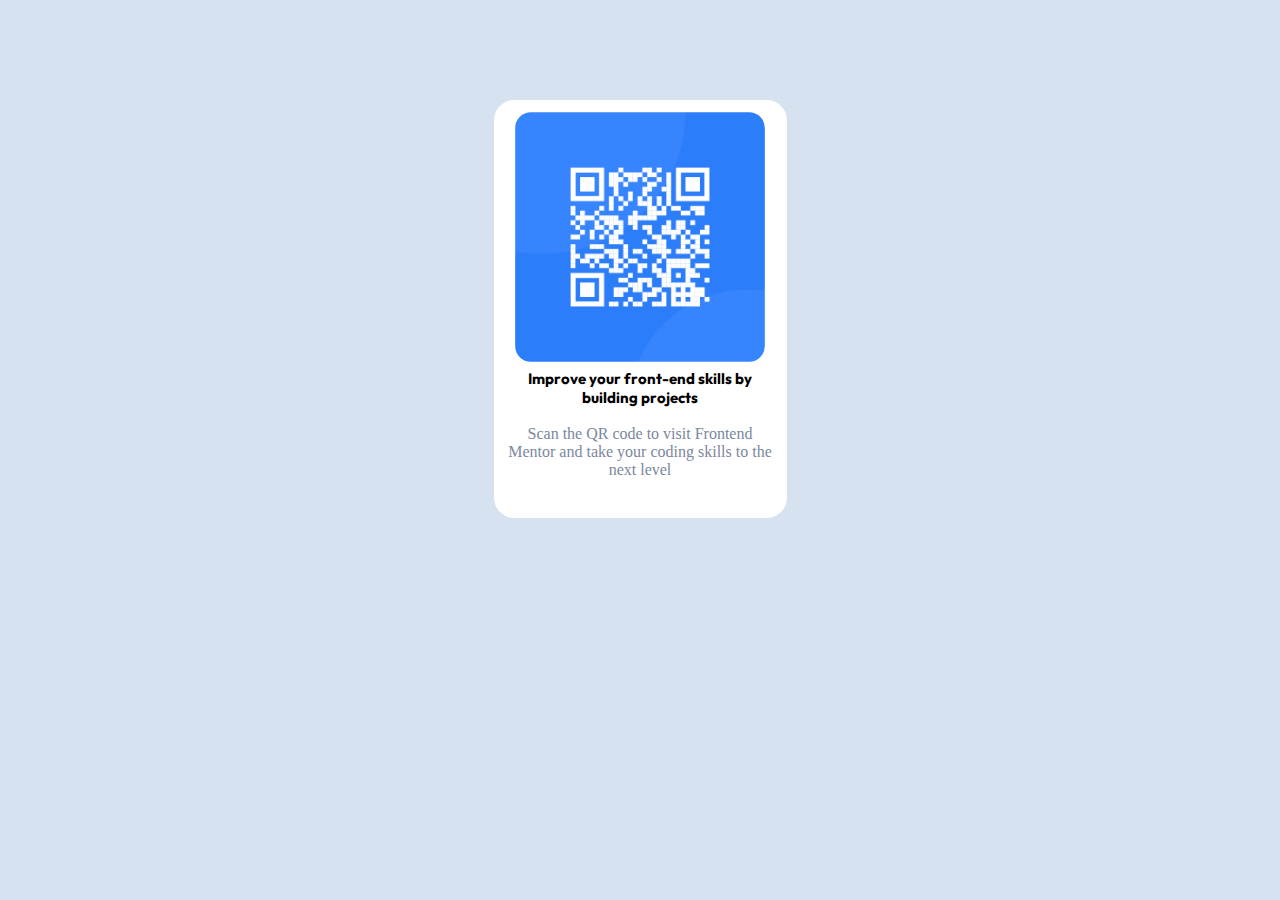
<file: FrontEndMentor/Barcode/index.html>
<!DOCTYPE html>
<html lang="en">
<head>
    <meta charset="UTF-8">
    <meta http-equiv="X-UA-Compatible" content="IE=edge">
    <meta name="viewport" content="width=device-width, initial-scale=1.0">
    <link rel="stylesheet" href="style.css">
    <link rel="preconnect" href="https://fonts.googleapis.com">
<link rel="preconnect" href="https://fonts.gstatic.com" crossorigin>
<link href="https://fonts.googleapis.com/css2?family=Outfit:wght@400;700&display=swap" rel="stylesheet">
    <title>Barcode</title>


</head>
<body>
 
    
       
       <div class="coat">


                     
                            <img class="code" src="images/image-qr-code.png">
                        
                          
                                        <h1>
                                            Improve your front-end skills by building projects
                                        </h1>
<br>
                        <p>
                            Scan the QR code to  visit Frontend Mentor and take your coding skills to the next level
                        </p>
        



       </div>
       


   

</body>
</html>
</file>
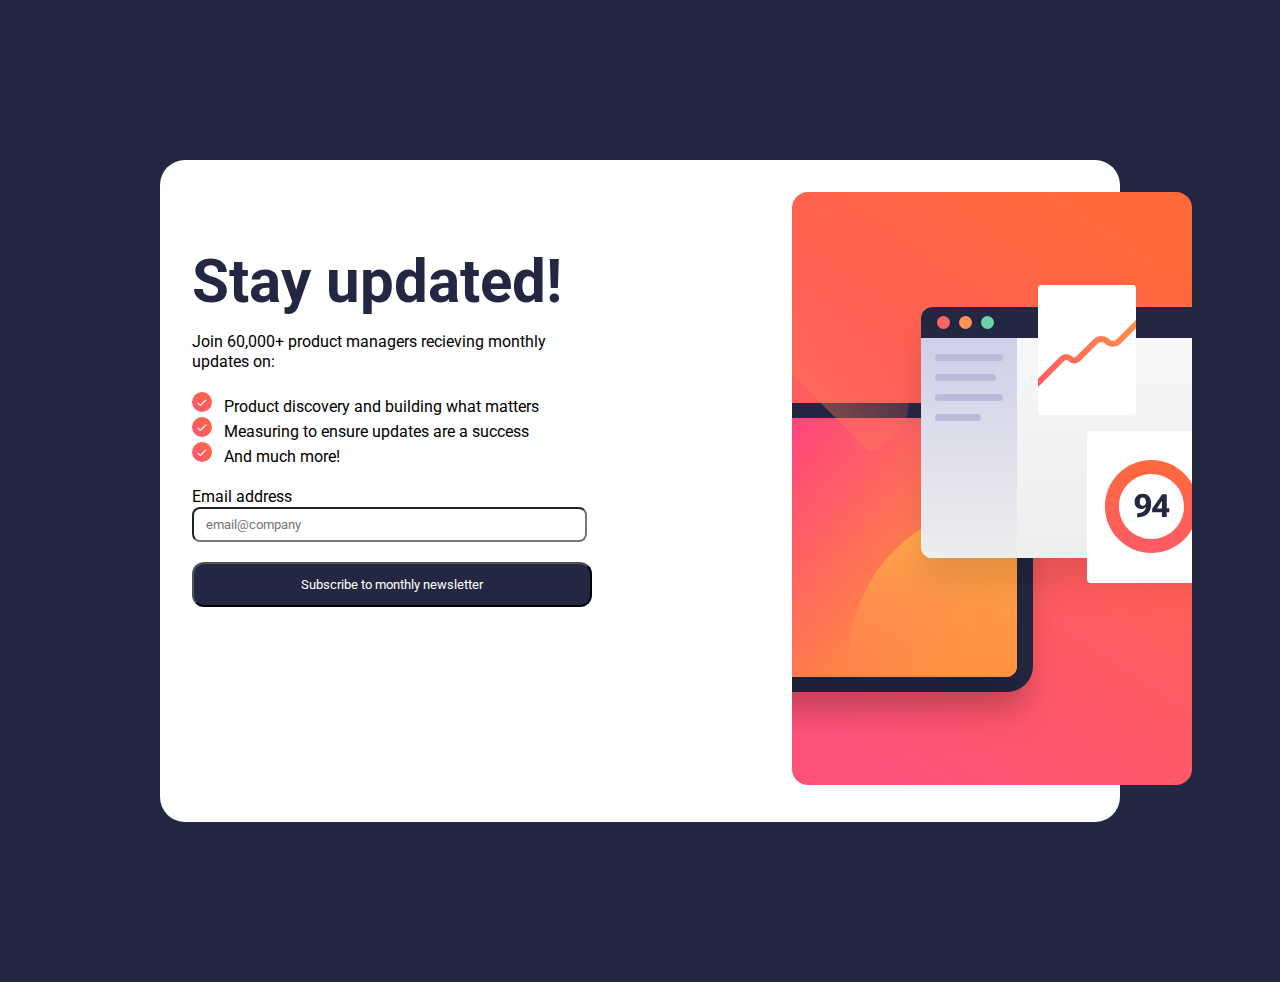
<file: FrontEndMentor/Newsletter/index.html>
<!DOCTYPE html>
<html lang="en">
<head>
    <meta charset="UTF-8">
    <meta http-equiv="X-UA-Compatible" content="IE=edge">
    <meta name="viewport" content="width=device-width, initial-scale=1.0">
    <title>Newsletter</title>
    <link rel="stylesheet" href="styles.css">
    <link rel="preconnect" href="https://fonts.googleapis.com">
<link rel="preconnect" href="https://fonts.gstatic.com" crossorigin>
<link href="https://fonts.googleapis.com/css2?family=Roboto:wght@400;700&display=swap" rel="stylesheet">
</head>
<body>
    <section class="main"> 


<div class="content">

<div class="left">

<h1>
    Stay updated!
</h1>
<br>
<br>
<p>
    Join 60,000+ product managers recieving monthly updates on:

</p>
<br>
<ul>
<li>
    <img class="tick" src="images/icon-success.svg"> &nbsp Product discovery and building what matters
</li>    
<li>
    <img class="tick" src="images/icon-success.svg"> &nbsp; Measuring to ensure updates are a success
</li>
<li>
    <img class="tick" src="images/icon-success.svg">  &nbsp;   And much more!
</li>
</ul>
<br>

<form>
Email address
<br>
    <input class="in" type="text " id="email" name="e-mail " placeholder="  &nbsp; email@company"  >
<br>
<br>

    <button class="change" onclick="myFunction()">Subscribe to monthly newsletter</button>
</form>





</div>


<div class="right">
<img class="size" src="images/illustration-sign-up-desktop.svg">



</div>




</div>



    </section>
</body>
</html>
</file>
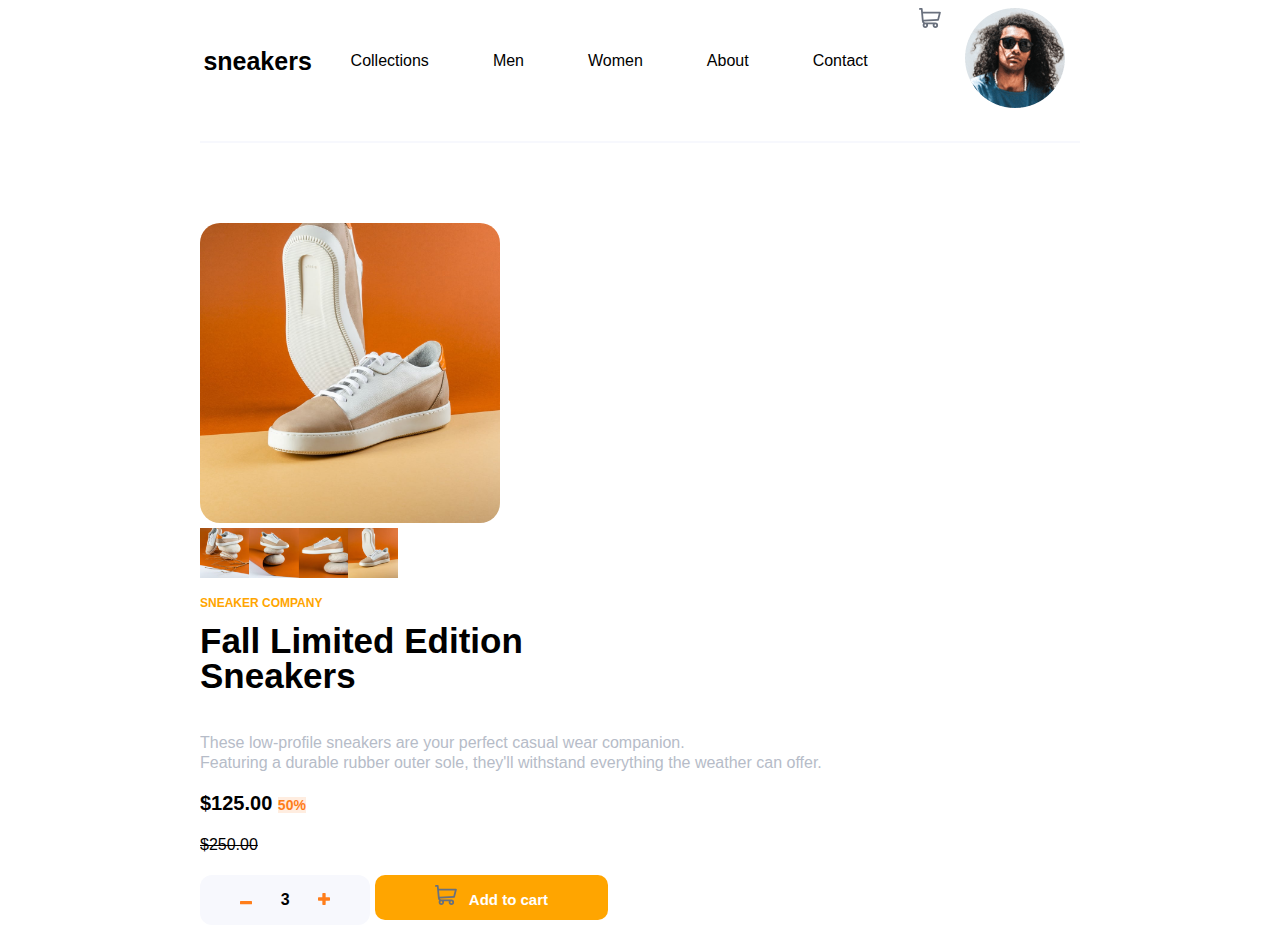
<file: FrontEndMentor/Sneaker/index.html>
<!DOCTYPE html>
<html lang="en">
<head>
    <meta charset="UTF-8">
    <meta http-equiv="X-UA-Compatible" content="IE=edge">
    <meta name="viewport" content="width=device-width, initial-scale=1.0">
    <title>Sneaker</title>
    <link rel="stylesheet" href="styles.css">
    <link rel="stylesheet" href="https://cdn.jsdelivr.net/npm/swiper@9/swiper-bundle.min.css" />
    <link rel="preconnect" href="https://fonts.googleapis.com">
    <link rel="preconnect" href="https://fonts.gstatic.com" crossorigin>
    <link href="https://fonts.googleapis.com/css2?family=Outfit:wght@400;700&display=swap" rel="stylesheet">

</head>
<body>
 <section  >
        <nav>
            <h1 class="snik">sneakers</h1>
            <ul class="Menu">
<li>
    <a class="hov" href="#Collections">Collections</a>

</li>
<li>
    <a class="hov" href="#Men">Men</a>

</li>
<li>
    <a class="hov" href="#Women">Women</a>

</li>
<li>
    <a class="hov" href="#About">About</a>

</li>
<li>
    <a class="hov" href="#Contact">Contact</a>

</li>


           </ul>
         
<ul class="query">


  <li> <img class="down"src="images/icon-cart.svg">  <div class="dropdown"></div></li>
 

 
 
  <li><img class="round" src="images/image-avatar.png"> </li>
</ul>

           
              
            
            
            
            
        </nav>
    


    </section>  
<div class="line">

</div>
<section class="main">
<div class="container">    
            <div style="--swiper-navigation-color: #fff; --swiper-pagination-color: #fff" class="swiper mySwiper2">
                        <div class="swiper-wrapper">
                            <div class="swiper-slide">
                            <img  class="size" src="images/image-product-1.jpg" />
                            </div>
                            <div class="swiper-slide">
                            <img class="size"src="images/image-product-2.jpg" />
                            </div>
                            <div class="swiper-slide">
                            <img  class="size" src="images/image-product-3.jpg" />
                            </div>
                            <div class="swiper-slide">
                            <img  class="size" src="images/image-product-4.jpg" />
                            </div>
        
                            
                            </div>
                     
                   
                        <div thumbsSlider="" class="swiper mySwiper ">
       
        <div class="swiper-wrapper">
          <div class="swiper-slide">
            <img class=" one" src="images/image-product-1-thumbnail.jpg" />
          </div>
          <div class="swiper-slide">
            <img  class=" one" src="images/image-product-2-thumbnail.jpg" />
          </div>
          <div class="swiper-slide">
            <img  class=" one" src="images/image-product-3-thumbnail.jpg" />
          </div>
          <div class="swiper-slide">
            <img class=" one" src="images/image-product-4-thumbnail.jpg" />
          </div>
         
           </div>
        </div>
     
    
      
    </div>
      
      
      
        
    
    
    
    <div class="right">




                <h2 class="orange sn">
                    SNEAKER COMPANY
                </h2>

                <h3 class="align">
                    Fall Limited Edition
                    <br> Sneakers
                </h3>
                <br>
                <br>
                <p>
                    These low-profile sneakers are your perfect casual wear companion.<br> Featuring a durable rubber outer sole, they'll withstand everything the weather can offer.
                </p>

<br>
                <p2 class="price">
                    <strong>$125.00</strong>  <span class="percent">50%</span>
                </p2>
                <br>
                <br>
                <p3 class="strike">
                    $250.00
                </p3>
<br>
<br>
                <div class="count cart">
                  <div class="add">
                    <img class="orange"src="images/icon-minus.svg"> 
                    <p4 class="num"> <strong> &nbsp; &nbsp; 3 &nbsp; &nbsp;</strong>
                       
              </p4> <img class="orange" src="images/icon-plus.svg">
                   
                </div>  
                  
               
                </div>
                <div class="box">
                  <img class="shop" src="images/icon-cart.svg">
                    
                  <p5 class="white" > &nbsp; Add to cart </p5>
                </div>      

            </div> 

</div>

</section>

    
</body>
<script src="https://cdn.jsdelivr.net/npm/swiper@9/swiper-bundle.min.js">
    

</script>

<script>
    var swiper = new Swiper(".mySwiper", {
      loop: true,
      spaceBetween: 10,
      slidesPerView: 18,
      freeMode: true,
      watchSlidesProgress: true,
    });
    var swiper2 = new Swiper(".mySwiper2", {
      loop: true,
      spaceBetween: 10,
      navigation: {
        nextEl: ".swiper-button-next",
        prevEl: ".swiper-button-prev",
      },
      thumbs: {
        swiper: swiper,
      },
    });
  </script>
</html>
</file>
<file: FrontEndMentor/Barcode/style.css>
*{
    margin:0;
    padding:0;
}

h1{
    font-family: 'Outfit', sans-serif;
    font-size:15px;
     
}


p{ color:hsl(220, 15%, 55%) }



body{
background-color:
hsl(212, 45%, 89%);
text-align: center;
}

.code{
    padding: 0.2rem;
    width: 250px;
    height: auto;
    margin-left: auto;
    margin-right: auto;
    border-radius: 19px;
}



.coat{
    background-color: white;
    height:400px;
    width:275px;
   margin-left: auto;
margin-right: auto;
border: 1px solid white;
border-radius: 20px;
margin-top: 100px;
text-align: center;
padding: 0.5rem;

  
}



@media screen and (max-width: 375px) 
 {
    
    p{ color:hsl(220, 15%, 55%) }

    



}
</file>
<file: FrontEndMentor/Newsletter/styles.css>
*{
    margin:0;
    padding:0;
    text-decoration: none;
    box-sizing: border-box;
    list-style: none;
    font-family: 'Roboto', sans-serif;
}


.left{
    background-color: hsl(0, 0%, 100%);
    margin-top: 80px;

    
}


.content{
    display: grid;
    grid-template-columns: repeat(2, 1fr);
    padding: 2rem;
    background-color:white;
    border-radius: 25px;
    
}




.tick{
   width: 20px;
 
}

h1{
    font-size: 60px;
    color:hsl(234, 29%, 20%);
}

.change{
    padding: 0.8rem;
    color:white;
    background:hsl(234, 29%, 20%);
    border-radius:12px;
    width:400px;
}

.main{
    line-height: 20px;
    background:hsl(234, 29%, 20%);
    padding:10rem;
   align-content: center;
}

.in{
    width:395px;
    height: 35px;
    border-radius: 8px;
}
p{
   font-size: 16px;

}
.size{
    margin-left: 200px;
}


@media (min-height: 375px), screen and (orientation: portrait) {
 

    
  }
</file>
<file: FrontEndMentor/Sneaker/styles.css>
*{
    padding:0;
    margin: 0;
    box-sizing: border-box;
    list-style: none;
    text-decoration: none;
}

nav{

    display: flex;
position:relative;
justify-content: space-around;
align-items: center;
flex-wrap: wrap;


}



nav ul{
    display: flex;
    }

    nav ul li{
        list-style: none;
        display: inline-block;
        position: relative;
        padding:8px 12px ;
        color: hsl(220, 14%, 75%)
    }




.right{
    line-height: 20px;
}


body{
    font-family: 'Kumbh Sans', sans-serif;
    line-height: 20px;
    margin-left:200px;
    margin-right: 200px;

}


p{
    color:hsl(220, 14%, 75%);
}
.percent{
background:   hsl(25, 100%, 94%);
color: hsl(26, 100%, 55%);
}



.orange{
    color: hsl(26, 100%, 55%);

    
}

.sn{
    font-size:50px;
    line-height: 40px;
}
.size{

width:300px;
border-radius: 20px;

}

.count{
background: hsl(223, 64%, 98%);
border-radius: 12px;

}
.strike{
    text-decoration: line-through;
}

.one{
    width:50px;
    

}

.one:hover{
    border: 1px solid hsl(26, 100%, 55%) ;
}

.price{
    font-size: 20px;
}

.orange{
    color:orange;
}

.sn{
    font-size: 12px;
    text-align: left;
}

.align{
    text-align:justify;
    font-size: 35px;
    line-height: 35px;
}

.add{
   padding-left:5px;
   padding-right: 5px;
}

.num{
    padding: 0.4rem;

}
.percent{
font-size: 14px;
font-weight: 600;
}


.box{
    padding:10px 60px 10px 60px;
    background:orange;
    display: inline-block;
    border-radius: 10px;
    cursor:grab;
}


.cart{
    display: inline-block;
}

.snik{
    font-size: 25px;
}
.white{
    color:white;
    font-size:15px;
    font-weight: 550;
}

.add{
    padding:15px 40px;
    border-radius: 10px;
    display: inline-block;
}

.shop{
    fill:white;
}
.container{
 
grid-template-rows:min-content;
 
   overflow: hidden;
 
}


.change{
    width:300px;
}

.round:hover{
    border: 2px solid hsl(26, 100%, 55%);
    border-radius:50%;
}


.line{
    border-bottom: 2px solid;
    margin-bottom: 80px;
   margin-top:20px;
   color: hsl(223, 64%, 98%);
position: relative;

}

a{
    display: none;
    text-decoration: none;
    position: relative;
    color: black;
    padding: 20px;
   
}

    

a :after{
   height:30px;
   position: absolute;
    content: '''';
    width: 60%;
    background-color: black;
    bottom: 400px;
}


.hov{
    display: block;
}
.hov:hover{
    border-bottom: 2px solid;


}

.dropdown{
    display: none;
    border: 2rem;
    padding: 16px 0;
    width: 150px;
    height:150px;
    background: red;
   margin-top: 0px;
    right:70px;
   
}
nav ul li:hover .dropdown{
    
    display: block;
   position: relative;
    margin-top: 5px;
    overflow: hidden;
}


@media only screen and (max-width: 667px) {
   .hov   {display: none;

      }

      .snik{

       margin-right: 270px;
       margin-top: 20px;
      }

.round{
    width: 30px;
    
}



.query{
    margin-top:-45px;
    margin-left:230px ;
}
}
</file>
